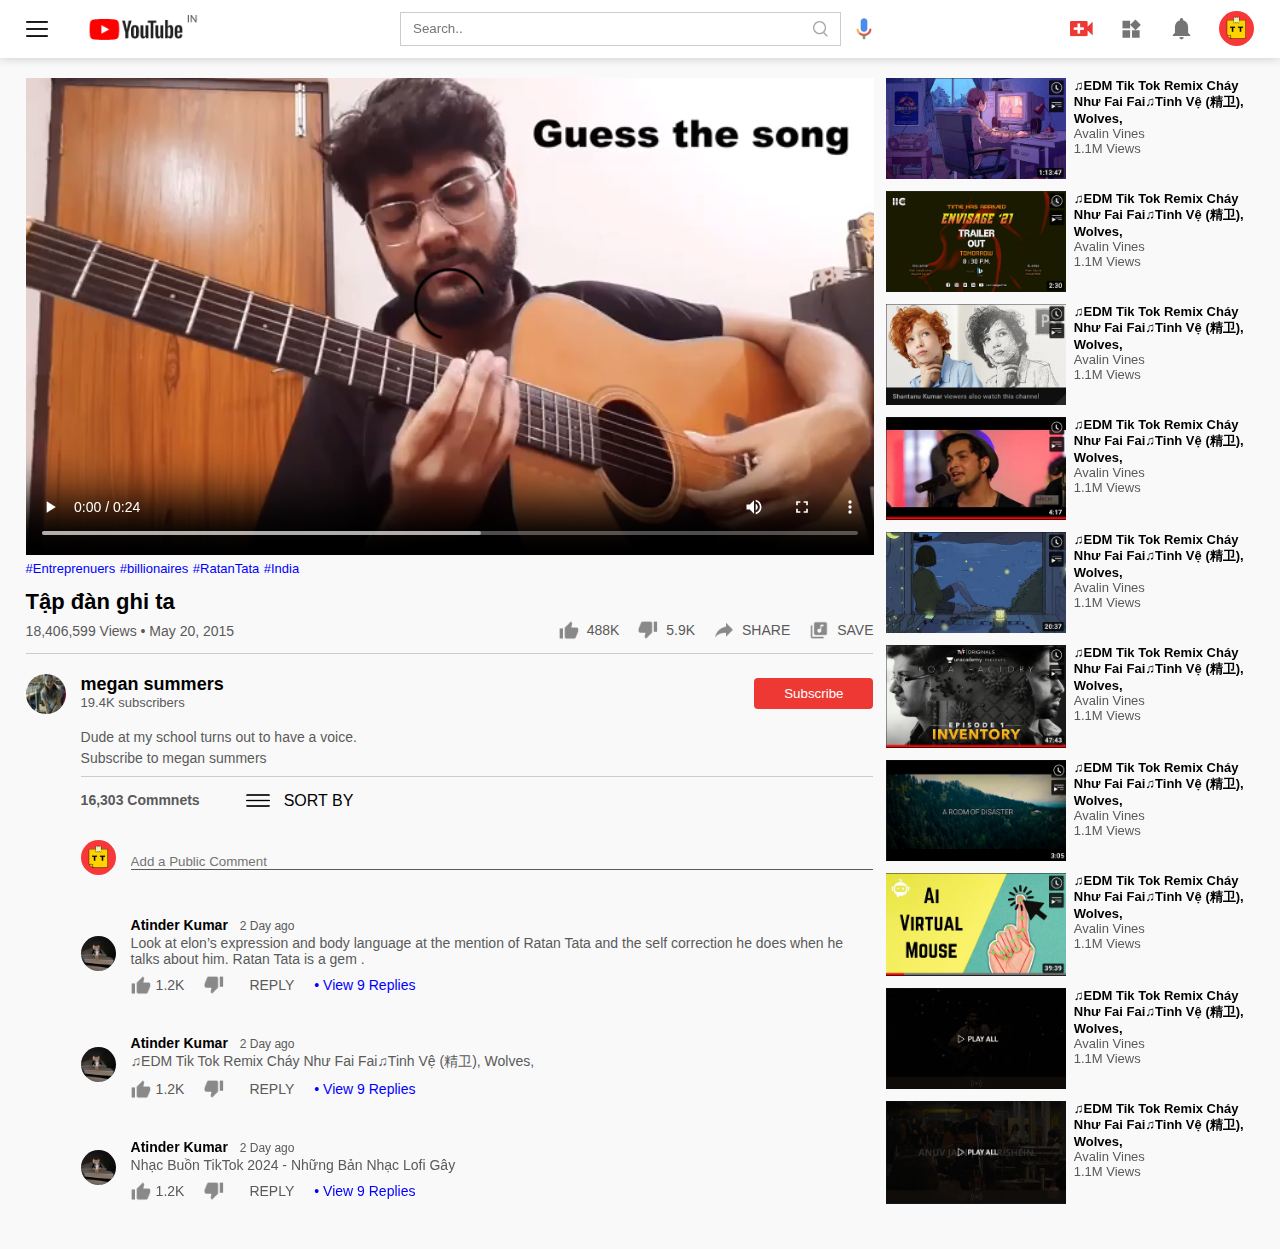
<file: video-1.html>
<!DOCTYPE html>
<html lang="en">

<head>
    <meta charset="UTF-8">
    <meta http-equiv="X-UA-Compatible" content="IE=edge">
    <meta name="viewport" content="width=device-width, initial-scale=1.0">
    <link rel="stylesheet" href="style.css">
    <title>Video 9| Elon musk and TATA</title>
</head>

<body>
    <nav class="flex-div">
        <div class="nav-left flex-div">
            <img src="./images/menu.png" class="menu-icon" alt="" srcset="">
            <img src="./images/logo.png" class="logo" alt="" srcset="">
        </div>
        <div class="nav-middle flex-div">
            <div class="search-box flex-div">
                <input type="text" placeholder="Search..">
                <img src="./images/search.png" alt="" srcset="">
            </div>
            <img src="./images/voice-search.png" class="mic-icon" alt="" srcset="">
        </div>
        <div class="nav-right flex-div">
            <img src="./images/upload.png" alt="" srcset="">
            <img src="./images/more.png" alt="" srcset="">
            <img src="./images/notification.png" alt="" srcset="">
            <img src="./images/nilava.jpeg" class="user-icon" alt="" srcset="">
        </div>
    </nav>


    <div class="container play-container">
        <div class="row">
            <div class="play-video">
                <video  controls autoplay>
                    <source src="./images/thumbnail1 video.mp4" type="video/mp4">
                </video>

                <div class="tags">
                    <a href="">#Entreprenuers</a> <a href="">#billionaires</a> <a href="">#RatanTata</a> <a
                        href="">#India</a>
                </div>
                <h3>Tập đàn ghi ta</h3>
                <div class="play-video-info">
                    <p>18,406,599 Views &bull; May 20, 2015</p>
                    <div>
                        <a href="http://"><img src="./images/like.png">488K</a>
                        <a href="http://"><img src="./images/dislike.png">5.9K</a>
                        <a href="http://"><img src="./images/share.png">SHARE</a>
                        <a href="http://"><img src="./images/save.png">SAVE</a>
                    </div>
                </div>
                <hr>
                <div class="owner">
                    <img src="./images/thumbnail1-owner.jpg">
                    <div>
                        <p>megan summers</p>
                        <span>19.4K subscribers</span>
                    </div>
                    <button type="button">Subscribe</button>

                </div>

                <div class="vid-des">
                    <p>Dude at my school turns out to have a voice.</p>
                    <p>Subscribe to megan summers</p>
                    <hr>
                    <div class="cmnt">
                        <h4>16,303 Commnets</h4>
                        <img src="./images/menu.png" alt="" srcset="">
                        <span>SORT BY</span>
                    </div>

                    <div class="add-cmnt">
                        <img src="./images/nilava.jpeg" alt="" srcset="">
                        <input type="text" placeholder="Add a Public Comment">
                    </div>

                    <div class="old-cmnt">
                        <img src="./images/Harpreet.jpg" alt="" srcset="">
                        <div>
                            <h3>
                                Atinder Kumar <span>2 Day ago</span>
                            </h3>
                            <p>Look at elon’s expression and body language at the mention of Ratan Tata and the self
                                correction he does when he <br> talks about him. Ratan Tata is a gem .</p>

                                <div class="cmnt-react">
                                    <img src="./images/like.png" alt="" srcset="">
                                    <span>1.2K</span>
                                    <img src="./images/dislike.png" alt="" srcset="">
                                    <span></span>
                                    <span>REPLY</span>
                                    <!-- <a href="http://">ALL Replies</a> -->
                                    <div> &bull; View 9 Replies</div>
                                </div>
                        </div>
                    </div>

                    <div class="old-cmnt">
                        <img src="./images/Harpreet.jpg" alt="" srcset="">
                        <div>
                            <h3>
                                Atinder Kumar <span>2 Day ago</span>
                            </h3>
                            <p>♫EDM Tik Tok Remix Cháy Như Fai Fai♫Tinh Vệ (精卫), Wolves,</p>

                                <div class="cmnt-react">
                                    <img src="./images/like.png" alt="" srcset="">
                                    <span>1.2K</span>
                                    <img src="./images/dislike.png" alt="" srcset="">
                                    <span></span>
                                    <span>REPLY</span>
                                    <!-- <a href="http://">ALL Replies</a> -->
                                    <div> &bull; View 9 Replies</div>
                                </div>
                        </div>
                    </div>

                    <div class="old-cmnt">
                        <img src="./images/Harpreet.jpg" alt="" srcset="">
                        <div>
                            <h3>
                                Atinder Kumar <span>2 Day ago</span>
                            </h3>
                            <p>
                                Nhạc Buồn TikTok 2024 - Những Bản Nhạc Lofi Gây</p>

                                <div class="cmnt-react">
                                    <img src="./images/like.png" alt="" srcset="">
                                    <span>1.2K</span>
                                    <img src="./images/dislike.png" alt="" srcset="">
                                    <span></span>
                                    <span>REPLY</span>
                                    <!-- <a href="http://">ALL Replies</a> -->
                                    <div> &bull; View 9 Replies</div>
                                </div>
                        </div>
                    </div>

                    



                </div>
                <hr class="hide-hr">


            </div>
            <div class="right-sidebar">

                <div class="side-video-list">
                    <a href="" class="small-thumbnail"> <img src="./images/thumbnail19.png" alt="" srcset=""></a>
                    <div class="vid-info">
                        <a href="">♫EDM Tik Tok Remix Cháy Như Fai Fai♫Tinh Vệ (精卫), Wolves,</a>
                        <p>Avalin Vines</p>
                        <p>1.1M Views</p>
                    </div>
                </div>

                <div class="side-video-list">
                    <a href="" class="small-thumbnail"> <img src="./images/thumbnail10.png" alt="" srcset=""></a>
                    <div class="vid-info">
                        <a href="">♫EDM Tik Tok Remix Cháy Như Fai Fai♫Tinh Vệ (精卫), Wolves,</a>
                        <p>Avalin Vines</p>
                        <p>1.1M Views</p>
                    </div>
                </div>


                <div class="side-video-list">
                    <a href="" class="small-thumbnail"> <img src="./images/thumbnail11.png" alt="" srcset=""></a>
                    <div class="vid-info">
                        <a href="">♫EDM Tik Tok Remix Cháy Như Fai Fai♫Tinh Vệ (精卫), Wolves,</a>
                        <p>Avalin Vines</p>
                        <p>1.1M Views</p>
                    </div>
                </div>

                <div class="side-video-list">
                    <a href="video-12.html" class="small-thumbnail"> <img src="./images/thumbnail12.png" alt="" srcset=""></a>
                    <div class="vid-info">
                        <a href="video-12.html">♫EDM Tik Tok Remix Cháy Như Fai Fai♫Tinh Vệ (精卫), Wolves,</a>
                        <p>Avalin Vines</p>
                        <p>1.1M Views</p>
                    </div>
                </div>

                <div class="side-video-list">
                    <a href="" class="small-thumbnail"> <img src="./images/thumbnail13.png" alt="" srcset=""></a>
                    <div class="vid-info">
                        <a href="">♫EDM Tik Tok Remix Cháy Như Fai Fai♫Tinh Vệ (精卫), Wolves,</a>
                        <p>Avalin Vines</p>
                        <p>1.1M Views</p>
                    </div>
                </div>


                <div class="side-video-list">
                    <a href="" class="small-thumbnail"> <img src="./images/thumbnail14.png" alt="" srcset=""></a>
                    <div class="vid-info">
                        <a href="">♫EDM Tik Tok Remix Cháy Như Fai Fai♫Tinh Vệ (精卫), Wolves,</a>
                        <p>Avalin Vines</p>
                        <p>1.1M Views</p>
                    </div>
                </div>


                <div class="side-video-list">
                    <a href="" class="small-thumbnail"> <img src="./images/thumbnail15.png" alt="" srcset=""></a>
                    <div class="vid-info">
                        <a href="">♫EDM Tik Tok Remix Cháy Như Fai Fai♫Tinh Vệ (精卫), Wolves,</a>
                        <p>Avalin Vines</p>
                        <p>1.1M Views</p>
                    </div>
                </div>

                <div class="side-video-list">
                    <a href="" class="small-thumbnail"> <img src="./images/thumbnail16.png" alt="" srcset=""></a>
                    <div class="vid-info">
                        <a href="">♫EDM Tik Tok Remix Cháy Như Fai Fai♫Tinh Vệ (精卫), Wolves,</a>
                        <p>Avalin Vines</p>
                        <p>1.1M Views</p>
                    </div>
                </div>


                <div class="side-video-list">
                    <a href="" class="small-thumbnail"> <img src="./images/thumbnail17.png" alt="" srcset=""></a>
                    <div class="vid-info">
                        <a href="">♫EDM Tik Tok Remix Cháy Như Fai Fai♫Tinh Vệ (精卫), Wolves,</a>
                        <p>Avalin Vines</p>
                        <p>1.1M Views</p>
                    </div>
                </div>

                <div class="side-video-list">
                    <a href="" class="small-thumbnail"> <img src="./images/thumbnail18.png" alt="" srcset=""></a>
                    <div class="vid-info">
                        <a href="">♫EDM Tik Tok Remix Cháy Như Fai Fai♫Tinh Vệ (精卫), Wolves,</a>
                        <p>Avalin Vines</p>
                        <p>1.1M Views</p>
                    </div>
                </div>



            </div>
        </div>
    </div>




</body>

</html>
</file>
<file: style.css>
*{
    margin: 0;
    padding: 0;
    font-family:'poppins' , sans-serif;
    box-sizing: border-box;
}
a{
    text-decoration: none;
    color: #5a5a5a;
}

img{
    cursor: pointer;
}

.flex-div{
     display: flex;
     align-items: center;

}
nav{
    padding: 0px 2%;
    justify-content: space-between;
    box-shadow: 0 0 10px rgba(0, 0, 0, 0.2);
    background: #fff;
    position: sticky;
    top: 0;
    z-index: 10;
}


.nav-right img{
    width: 25px;
    margin-right: 25px;
}

.nav-right .user-icon{
width: 35px;
margin-right: 0px;
border-radius: 50%;

}

.nav-left .menu-icon{
    width: 22px;
    margin-right: 25px;

}

.nav-left .logo{
    width: 130px;

}

.nav-middle .mic-icon{
    width: 16px;

}
.nav-middle .search-box{
    border: 1px solid #ccc;
    margin-right: 15px;
    padding: 8px 12px;
    /* border-radius: 25px; */
}

.nav-middle .search-box input{
    width: 400px;
    border: 0;
    outline: 0;
    background: transparent;
}
.nav-middle .search-box img{
    width: 15px;
   
}

/* sidebar */
.sidebar{
    background: #fff;
    width: 15%;
    height: 100vh;
    position: fixed;
    top: 0;
    padding-left: 2%;
    padding-top: 98px;

}

.shortcut-links a img{
width: 20px;
margin-right: 20px;
}

.shortcut-links a{
    display: flex;
    align-items: center;
    margin-bottom: 20px;
    width: fit-content;
    flex-wrap: wrap;
    margin-top: 13px;
}


.shortcut-links a:first-child{
    color: #ed3833;
}

.sidebar hr{
    border: 0;
    height: 1px;
    background: #ccc;
    width: 85%;
}
.subscribed-list h3{
    font-size: 13px;
    margin: 20px 0;
    color: #5a5a5a;
}
.subscribed-list a{
    display: flex;
    align-items: center;
    margin-bottom: 20px;
    width: fit-content;
    flex-wrap: wrap;
}
.subscribed-list a img{
    width: 25px;
    border-radius: 50%;
    margin-right: 28px;
}


.small-sidebar{
    width: 5%;
}
.small-sidebar .shortcut-links a p  , .small-sidebar .subscribed-list a , .small-sidebar h3{
    display: none;
}

.small-sidebar hr{
    width: 50%;
    margin-bottom: 25px;
    display: none;

}
/* main Body */
.container{
   background: #f9f9f9;
   padding-left: 17%;
   padding-right: 2%;
   padding-top: 20px;
   padding-bottom: 20px;
}
.large-container{
    padding-left: 7%; 
}
.banner{
    width: 100%;
    display: none;
}

.banner img{
    width: 100%;
    border-radius: 8px;
}


.list-container{
    display: grid;
    grid-template-columns: repeat(auto-fit, minmax(250px, 1fr));
    grid-column-gap: 16px;
    grid-row-gap: 30px;
    margin-top: 15px;
}

.vid-list .thumbnail{
   width: 100%;
   border-radius: 5px;

}
.vid-list .flex-div{
    align-items: flex-start;
    margin-top: 7px;
}

.vid-list .flex-div img{
    width: 35px;
    margin-right: 10px;
    border-radius: 50%;
}

.vid-info{
    color: #5a5a5a;
    font-size: 13px;

}

.vid-info a{
    color: black;
    font-weight: 600;
    display: block;
    margin: bottom 5px;;
}


@media (max-width: 900px) {
    .menu-icon{
        display: none;
    }

    .sidebar{
        display: none;
    } 

   .container, .large-container{
       padding-left: 5%;
       padding-right: 5%;   
   }

   /* .nav-right img{
  
    display: none;
   } */

   .nav-right .user-icon{
       display: block;
       width: 30px;
   }

   .nav-middle .search-box {
       width: 100px;
       display: none;

   }

   .nav-middle .mic-icon{
       display: none;
   }

   .logo{
       width: 90px;
   }

}

/*******      Video -9      *****/


.play-container{
    padding-left: 2% !important;
}

.row{
    display: flex;
    justify-content: space-between;
    flex-wrap: wrap;

}
.play-video{
    flex-basis: 69%;
}

.right-sidebar{
    flex-basis: 30%;
}

.play-video video{
    width: 100%;
}
.side-video-list{

    display: flex;
    justify-content: space-between;
    margin-bottom: 8px;
}

.side-video-list img{
    width: 100%;

}
.side-video-list .small-thumbnail{
    flex-basis: 49%;

}

.side-video-list .vid-info{

    flex-basis: 49%;
}

.play-video .tags a{
   
    color: #0000ff;
    font-size: 13px;
}

.play-video h3{
    font-weight: 600;
    font-size: 22px;
    margin-top: 12px;
}

.play-video .play-video-info{
    display: flex;
    align-items: center;
    justify-content: space-between;
    flex-wrap: wrap;
    margin-top: 5px;
    font-size: 14px;
    color: #5a5a5a;
}

.play-video .play-video-info a img{
    width: 20px;
    margin-right: 8px;

}

.play-video .play-video-info a{
    display: inline-flex;
    align-items: center;
    margin-left: 15px;

}

.play-video hr{
    border: 0;
    height: 1px;
    background: #ccc;
    margin: 10px 0;
}

.owner{
    display: flex;
    align-items: center;
    margin-top: 20px;
}

.owner div{
    flex: 1;
    line-height: 18px;   
}

.owner img{
    width: 40px;
    border-radius: 50%;
    margin-right: 15px;
}

.owner p{
    color: #000;
    font-weight: 600;
    font-size: 18px;
}


.owner span{
    font-size: 13px;
    color: #5a5a5a;
}


.owner button{
    background: #ed3833;
    color: #fff;
    padding: 8px 30px;
    border: 0;
    outline: 0;
    border-radius: 4px;
    cursor: pointer;
}

.vid-des{
    padding-left: 55px;
    margin: 15px 0;
}

.vid-des p{
    
    font-size: 14px;
    margin-bottom: 5px;
    color: #5a5a5a;
}

.vid-des .cmnt{
    display: flex;
    margin-top: 15px;
}
.cmnt img{
    width: 24px;
    height: 17px;
    margin-left: 46px;
    margin-right: 14px;
}

.vid-des h4{
    font-size: 14px;
    color: #5a5a5a;
    /* margin-top: 15px; */
}

.add-cmnt{
    display: flex;
    align-items: center;
    margin: 30px 0;
}

.add-cmnt img{
    width: 35px;
    border-radius: 50%;
    margin-right: 15px;
}

.add-cmnt input{
    border: 0;
    outline: 0;
    border-bottom: 1px solid #5a5a5a;
    width: 100%;
    padding-top: 10px;
    background: transparent;
}

.old-cmnt{
    display: flex;
    align-items: center;
    margin: 20px 0;
}

.old-cmnt img{
    width: 35px;
    border-radius: 50%;
    margin-right: 15px;
}

.old-cmnt h3{
    font-size: 14px;
    margin-bottom: 2px;
}

.old-cmnt h3 span{
    font-size: 12px;
    color: #5a5a5a;
    font-weight: 500;
    margin-left: 8px;
}

.old-cmnt .cmnt-react{
    display: flex;
    align-items: center;
    margin:8px 0;
    font-size: 14px;
}

.old-cmnt .cmnt-react img{

    width: 20px;
    border-radius: 0;
    margin-right: 5px;
}

.old-cmnt .cmnt-react span{
    margin-right: 20px;
    color: #5a5a5a;

}

.old-cmnt .cmnt-react div{
    color: blue;
    display: block;
}
.hide-hr{
    display: none;
}
@media (max-width: 900px){

    .play-video{
        flex-basis: 100%;
    }


    .right-sidebar{
        flex-basis: 100%;
        margin-top: 35px;
    }

    .play-container{
        padding-left: 5%;
    }

    .vid-des {
        padding-left: 5px;
    }
 
    .play-video .play-video-info a{
        margin-left: 0;
        margin-right: 15px;
        margin-top: 15px;
    }
    
    .hide-hr{
        display: block;
    }

}
</file>
